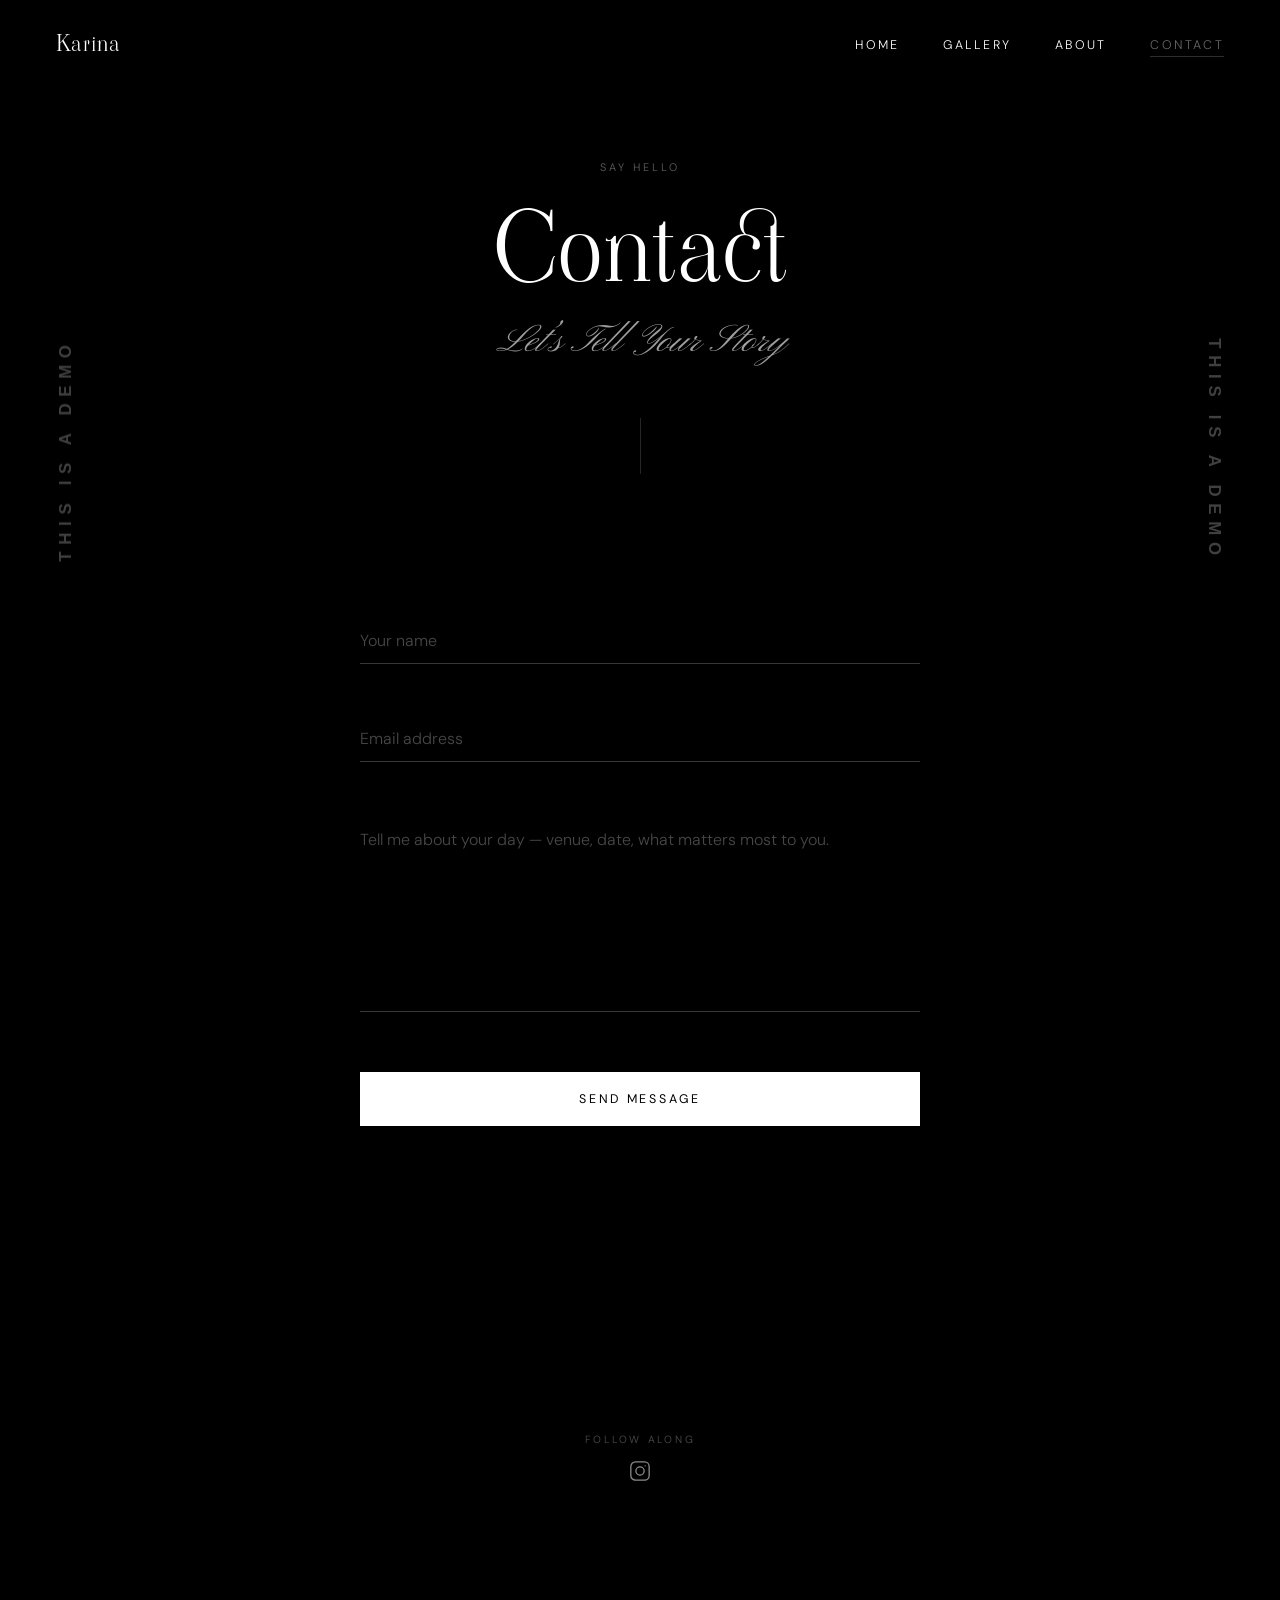
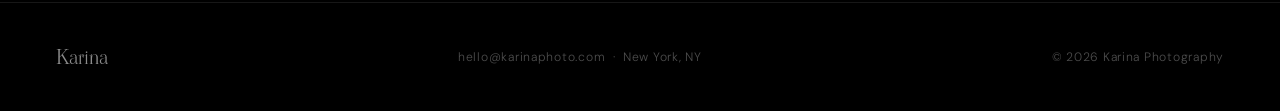
<file: contact.html>
<!DOCTYPE html>
<html lang="en">
<head>
  <meta charset="UTF-8">
  <meta name="viewport" content="width=device-width, initial-scale=1.0">
  <title>Contact — Karina</title>
  <link rel="icon" type="image/svg+xml" href="data:image/svg+xml,%3Csvg xmlns='http://www.w3.org/2000/svg' viewBox='0 0 32 32'%3E%3Crect width='32' height='32' fill='%23000'/%3E%3Ctext x='16' y='24' font-family='Georgia%2C serif' font-size='22' fill='%23fff' text-anchor='middle'%3EK%3C/text%3E%3C/svg%3E">

  <link rel="preconnect" href="https://fonts.googleapis.com">
  <link rel="preconnect" href="https://fonts.gstatic.com" crossorigin>
  <link href="https://fonts.googleapis.com/css2?family=DM+Sans:ital,opsz,wght@0,9..40,300;0,9..40,400;1,9..40,300&family=Pinyon+Script&family=Viaoda+Libre&display=swap" rel="stylesheet">

  <link rel="stylesheet" href="css/style.css">
  <link rel="stylesheet" href="css/contact.css">
  <script src="js/main.js"></script>
</head>
<body class="page-contact">

  <!-- Watermark -->
  <div class="watermark watermark-left">THIS IS A DEMO</div>
  <div class="watermark watermark-right">THIS IS A DEMO</div>

  <!-- Navigation -->
  <nav>
    <a href="index.html" class="nav-logo">Karina</a>
    <button class="nav-toggle" aria-label="Toggle menu" id="navToggle">
      <span></span><span></span><span></span>
    </button>
    <ul class="nav-links" id="navLinks">
      <li><a href="index.html">Home</a></li>
      <li><a href="gallery.html">Gallery</a></li>
      <li><a href="about.html">About</a></li>
      <li><a href="contact.html" class="active">Contact</a></li>
    </ul>
  </nav>

  <!-- Page Header -->
  <header class="page-header">
    <p class="section-label reveal">Say Hello</p>
    <h1 class="reveal">Contact</h1>
    <p class="tagline reveal">Let&rsquo;s Tell Your Story</p>
    <div class="header-rule reveal"></div>
  </header>

  <!-- Form area -->
  <main class="contact-wrap">

    <!-- Contact form -->
    <form id="contactForm" novalidate>

      <div class="field reveal">
        <label class="sr-only" for="fname">Your name</label>
        <input
          type="text"
          id="fname"
          name="name"
          placeholder="Your name"
          autocomplete="name">
      </div>

      <div class="field reveal">
        <label class="sr-only" for="femail">Email address</label>
        <input
          type="email"
          id="femail"
          name="email"
          placeholder="Email address"
          autocomplete="email">
      </div>

      <div class="field reveal">
        <label class="sr-only" for="fmessage">Your message</label>
        <textarea
          id="fmessage"
          name="message"
          placeholder="Tell me about your day — venue, date, what matters most to you."
          rows="6"></textarea>
      </div>

      <button type="submit" class="submit-btn reveal">Send Message</button>

    </form>

    <!-- Thank-you message (hidden until submit) -->
    <div class="thank-you" id="thankYou" aria-live="polite" aria-atomic="true">
      <p class="thank-you-main">Thank you.</p>
      <p class="thank-you-sub">I&rsquo;ll be in touch soon.</p>
    </div>

    <!-- Instagram -->
    <div class="social-wrap reveal">
      <p class="social-label">Follow along</p>
      <!-- Replace href with your actual Instagram URL -->
      <a
        class="instagram-link"
        href="#"
        aria-label="Karina on Instagram"
        rel="noopener noreferrer">
        <svg
          viewBox="0 0 24 24"
          fill="none"
          stroke="currentColor"
          stroke-width="1.4"
          stroke-linecap="round"
          stroke-linejoin="round"
          aria-hidden="true">
          <rect x="2" y="2" width="20" height="20" rx="5" ry="5"/>
          <circle cx="12" cy="12" r="4.5"/>
          <circle cx="17.6" cy="6.4" r="0.7" fill="currentColor" stroke="none"/>
        </svg>
      </a>
    </div>

  </main>

  <!-- Footer -->
  <footer>
    <span class="footer-name">Karina</span>
    <p>hello@karinaphoto.com &nbsp;&middot;&nbsp; New York, NY</p>
    <p>&copy; 2026 Karina Photography</p>
  </footer>


  <button class="scroll-top" id="scrollTop" aria-label="Back to top">
    <svg viewBox="0 0 24 24" fill="none" stroke-linecap="round" stroke-linejoin="round" aria-hidden="true">
      <polyline points="18 15 12 9 6 15"/>
    </svg>
  </button>


</body>
</html>
</file>
<file: css/style.css>
/* ==========================================================================
   Karina — shared stylesheet
   Styles common to every page. Page-specific styles live in
   css/<page>.css, which each page loads after this file.
   ========================================================================== */

/* ── Reset ── */
*, *::before, *::after {
  margin: 0;
  padding: 0;
  box-sizing: border-box;
}

html { scroll-behavior: smooth; }

body {
  background-color: #000000;
  color: #ffffff;
  font-family: 'DM Sans', sans-serif;
  overflow-x: hidden;
}

/* ── Navigation ── */
nav {
  position: fixed;
  top: 0;
  left: 0;
  width: 100%;
  z-index: 200;
  padding: 28px 56px;
  display: flex;
  justify-content: space-between;
  align-items: center;
}

.nav-logo {
  font-family: 'Viaoda Libre', serif;
  font-size: 1.35rem;
  color: #ffffff;
  text-decoration: none;
  letter-spacing: 0.06em;
}

.nav-links {
  list-style: none;
  display: flex;
  gap: 44px;
}

.nav-links a {
  font-family: 'DM Sans', sans-serif;
  font-size: 0.78rem;
  font-weight: 300;
  color: #ffffff;
  text-decoration: none;
  letter-spacing: 0.18em;
  text-transform: uppercase;
  transition: opacity 0.2s;
}

.nav-links a:hover  { opacity: 0.5; }
.nav-links a.active { opacity: 0.4; border-bottom: 1px solid rgba(255,255,255,0.45); padding-bottom: 3px; pointer-events: none; }

/* ── Hamburger (mobile) ── */
.nav-toggle {
  display: none;
  flex-direction: column;
  gap: 5px;
  background: none;
  border: none;
  cursor: pointer;
  padding: 4px;
  z-index: 300;
}

.nav-toggle span {
  display: block;
  width: 22px;
  height: 1px;
  background: #ffffff;
  transition: transform 0.3s, opacity 0.3s;
}

.nav-toggle.open span:nth-child(1) { transform: translateY(6px) rotate(45deg); }
.nav-toggle.open span:nth-child(2) { opacity: 0; }
.nav-toggle.open span:nth-child(3) { transform: translateY(-6px) rotate(-45deg); }

@media (max-width: 768px) {
  nav { padding: 22px 24px; }

  .nav-toggle { display: flex; }

  .nav-links {
    position: fixed;
    top: 0;
    right: -100%;
    width: 72%;
    max-width: 300px;
    height: 100vh;
    background: #000000;
    flex-direction: column;
    justify-content: center;
    align-items: center;
    gap: 48px;
    transition: right 0.4s cubic-bezier(0.77, 0, 0.175, 1);
    border-left: 1px solid rgba(255,255,255,0.07);
  }

  .nav-links.open { right: 0; }
  .nav-links a    { font-size: 0.9rem; letter-spacing: 0.22em; }
}

/* ── Section label ── */
.section-label {
  font-family: 'DM Sans', sans-serif;
  font-size: 0.68rem;
  font-weight: 300;
  letter-spacing: 0.28em;
  text-transform: uppercase;
  color: rgba(255,255,255,0.38);
  margin-bottom: 26px;
}

/* ── Page header (gallery, contact) ── */
.page-header {
  padding: 160px 56px 76px;
  text-align: center;
}

.page-header h1 {
  font-family: 'Viaoda Libre', serif;
  font-size: clamp(3.2rem, 8vw, 6rem);
  font-weight: 400;
  line-height: 1;
  margin-bottom: 22px;
}

.page-header .tagline {
  font-family: 'Pinyon Script', cursive;
  font-style: italic;
  font-size: clamp(1.5rem, 3.2vw, 2.4rem);
  color: rgba(255,255,255,0.65);
}

.header-rule {
  width: 1px;
  height: 56px;
  background: rgba(255,255,255,0.15);
  margin: 52px auto 0;
}

@media (max-width: 768px) {
  .page-header { padding: 130px 28px 60px; }
}

/* ── Footer ── */
footer {
  border-top: 1px solid rgba(255,255,255,0.09);
  padding: 40px 56px;
  display: flex;
  justify-content: space-between;
  align-items: center;
  flex-wrap: wrap;
  gap: 16px;
}

.footer-name {
  font-family: 'Viaoda Libre', serif;
  font-size: 1.25rem;
  color: rgba(255,255,255,0.55);
}

footer p {
  font-family: 'DM Sans', sans-serif;
  font-size: 0.76rem;
  font-weight: 300;
  color: rgba(255,255,255,0.3);
  letter-spacing: 0.06em;
}

@media (max-width: 768px) {
  footer {
    padding: 36px 28px;
    flex-direction: column;
    align-items: flex-start;
    gap: 12px;
  }
}

/* ── Scroll reveal ──
   Elements carry class="reveal" in the markup. They are only hidden when
   main.js has stamped <html class="js"> (it does so before first paint),
   so content stays visible if the script fails to load. */
.js .reveal {
  opacity: 0;
  transform: translateY(22px);
  transition: opacity 0.72s cubic-bezier(0.4, 0, 0.2, 1),
              transform 0.72s cubic-bezier(0.4, 0, 0.2, 1);
}

.js .reveal.in-view { opacity: 1; transform: none; }

@media (prefers-reduced-motion: reduce) {
  .js .reveal { opacity: 1; transform: none; transition: none; }
}

/* ── Scroll to top ── */
.scroll-top {
  position: fixed;
  bottom: 32px;
  right: 32px;
  width: 44px;
  height: 44px;
  border-radius: 50%;
  background: #ffffff;
  border: 1px solid #ffffff;
  cursor: pointer;
  display: flex;
  align-items: center;
  justify-content: center;
  opacity: 0;
  pointer-events: none;
  transition: opacity 0.35s ease, background 0.25s ease, transform 0.25s ease;
  z-index: 100;
}

.scroll-top svg {
  width: 14px;
  height: 14px;
  stroke: #000000;
  transition: stroke 0.25s ease;
  flex-shrink: 0;
}

.scroll-top.visible       { opacity: 1; pointer-events: auto; }
.scroll-top:hover         { background: #000000; transform: translateY(-3px); }
.scroll-top:hover svg     { stroke: #ffffff; }
.scroll-top:focus-visible { outline: 1px solid rgba(255,255,255,0.5); outline-offset: 4px; }

/* ── Watermark ── */
.watermark {
  position: fixed;
  top: 50%;
  z-index: 50;
  pointer-events: none;
  user-select: none;
  font-family: Arial, Helvetica, sans-serif;
  font-size: 1.05rem;
  font-weight: 700;
  letter-spacing: 0.4em;
  text-transform: uppercase;
  color: rgba(255, 255, 255, 0.25);
  white-space: nowrap;
  writing-mode: vertical-rl;
}

.watermark-left  { left: 56px;  transform: translateY(-50%) rotate(180deg); }
.watermark-right { right: 56px; transform: translateY(-50%); }

@media (max-width: 768px) {
  .watermark { font-size: 0.8rem; letter-spacing: 0.3em; }
  .watermark-left  { left: 2px; }
  .watermark-right { right: 2px; }
}
</file>
<file: css/contact.css>
/* ==========================================================================
   Contact (contact.html) — loaded after style.css
   ========================================================================== */

/* Sticky footer layout */
body {
  min-height: 100vh;
  display: flex;
  flex-direction: column;
}

/* ── Page header overrides ── */
.page-header          { padding: 160px 56px 72px; }
.page-header .tagline { color: rgba(255,255,255,0.62); }

/* ── Form area ── */
.contact-wrap {
  flex: 1;
  padding: 72px 24px 120px;
  display: flex;
  flex-direction: column;
  align-items: center;
}

/* Visually hidden, still read by screen readers */
.sr-only {
  position: absolute;
  width: 1px;
  height: 1px;
  padding: 0;
  overflow: hidden;
  clip: rect(0,0,0,0);
  white-space: nowrap;
  border: 0;
}

/* ── Form ── */
#contactForm {
  width: 100%;
  max-width: 560px;
  transition: opacity 0.4s ease;
}

.field {
  position: relative;
  margin-bottom: 52px;
}

.field input,
.field textarea {
  width: 100%;
  background: transparent;
  border: none;
  border-bottom: 1px solid rgba(255,255,255,0.22);
  color: #ffffff;
  font-family: 'DM Sans', sans-serif;
  font-size: 1rem;
  font-weight: 300;
  padding: 12px 0;
  outline: none;
  display: block;
  transition: border-bottom-color 0.3s ease;
  caret-color: #ffffff;
}

.field textarea {
  resize: none;
  min-height: 140px;
  line-height: 1.8;
}

.field input::placeholder,
.field textarea::placeholder {
  color: rgba(255,255,255,0.28);
  font-weight: 300;
}

.field input:focus,
.field textarea:focus {
  border-bottom-color: rgba(255,255,255,0.85);
}

/* animated underline on focus */
.field::after {
  content: '';
  position: absolute;
  bottom: 0;
  left: 0;
  width: 0;
  height: 1px;
  background: #ffffff;
  transition: width 0.4s cubic-bezier(0.4, 0, 0.2, 1);
}

.field:focus-within::after { width: 100%; }

/* ── Submit button ── */
.submit-btn {
  margin-top: 8px;
  width: 100%;
  padding: 18px 0;
  background: #ffffff;
  color: #000000;
  border: 1px solid #ffffff;
  font-family: 'DM Sans', sans-serif;
  font-size: 0.78rem;
  font-weight: 400;
  letter-spacing: 0.22em;
  text-transform: uppercase;
  cursor: pointer;
  transition: background 0.28s ease, color 0.28s ease;
}

.submit-btn:hover {
  background: #000000;
  color: #ffffff;
}

.submit-btn:focus-visible {
  outline: 1px solid rgba(255,255,255,0.6);
  outline-offset: 4px;
}

/* ── Thank-you state ── */
.thank-you {
  width: 100%;
  max-width: 560px;
  text-align: center;
  padding: 60px 0;
  opacity: 0;
  transition: opacity 0.5s ease;
  pointer-events: none;
}

.thank-you.visible {
  opacity: 1;
  pointer-events: auto;
}

.thank-you-main {
  font-family: 'Pinyon Script', cursive;
  font-style: italic;
  font-size: clamp(2.8rem, 6vw, 4.5rem);
  color: #ffffff;
  line-height: 1.2;
  margin-bottom: 20px;
}

.thank-you-sub {
  font-family: 'DM Sans', sans-serif;
  font-size: 0.8rem;
  font-weight: 300;
  letter-spacing: 0.2em;
  text-transform: uppercase;
  color: rgba(255,255,255,0.38);
}

/* ── Instagram link ── */
.social-wrap {
  margin-top: 64px;
  display: flex;
  flex-direction: column;
  align-items: center;
  gap: 14px;
}

.social-label {
  font-family: 'DM Sans', sans-serif;
  font-size: 0.65rem;
  font-weight: 300;
  letter-spacing: 0.26em;
  text-transform: uppercase;
  color: rgba(255,255,255,0.3);
}

.instagram-link {
  color: rgba(255,255,255,0.55);
  text-decoration: none;
  display: inline-flex;
  align-items: center;
  transition: color 0.2s ease;
}

.instagram-link:hover { color: #ffffff; }

.instagram-link svg {
  width: 22px;
  height: 22px;
  display: block;
}

/* ── Responsive ── */
@media (max-width: 768px) {
  .page-header { padding: 130px 28px 56px; }

  .contact-wrap { padding: 56px 28px 100px; }

  .field { margin-bottom: 44px; }
}
</file>
